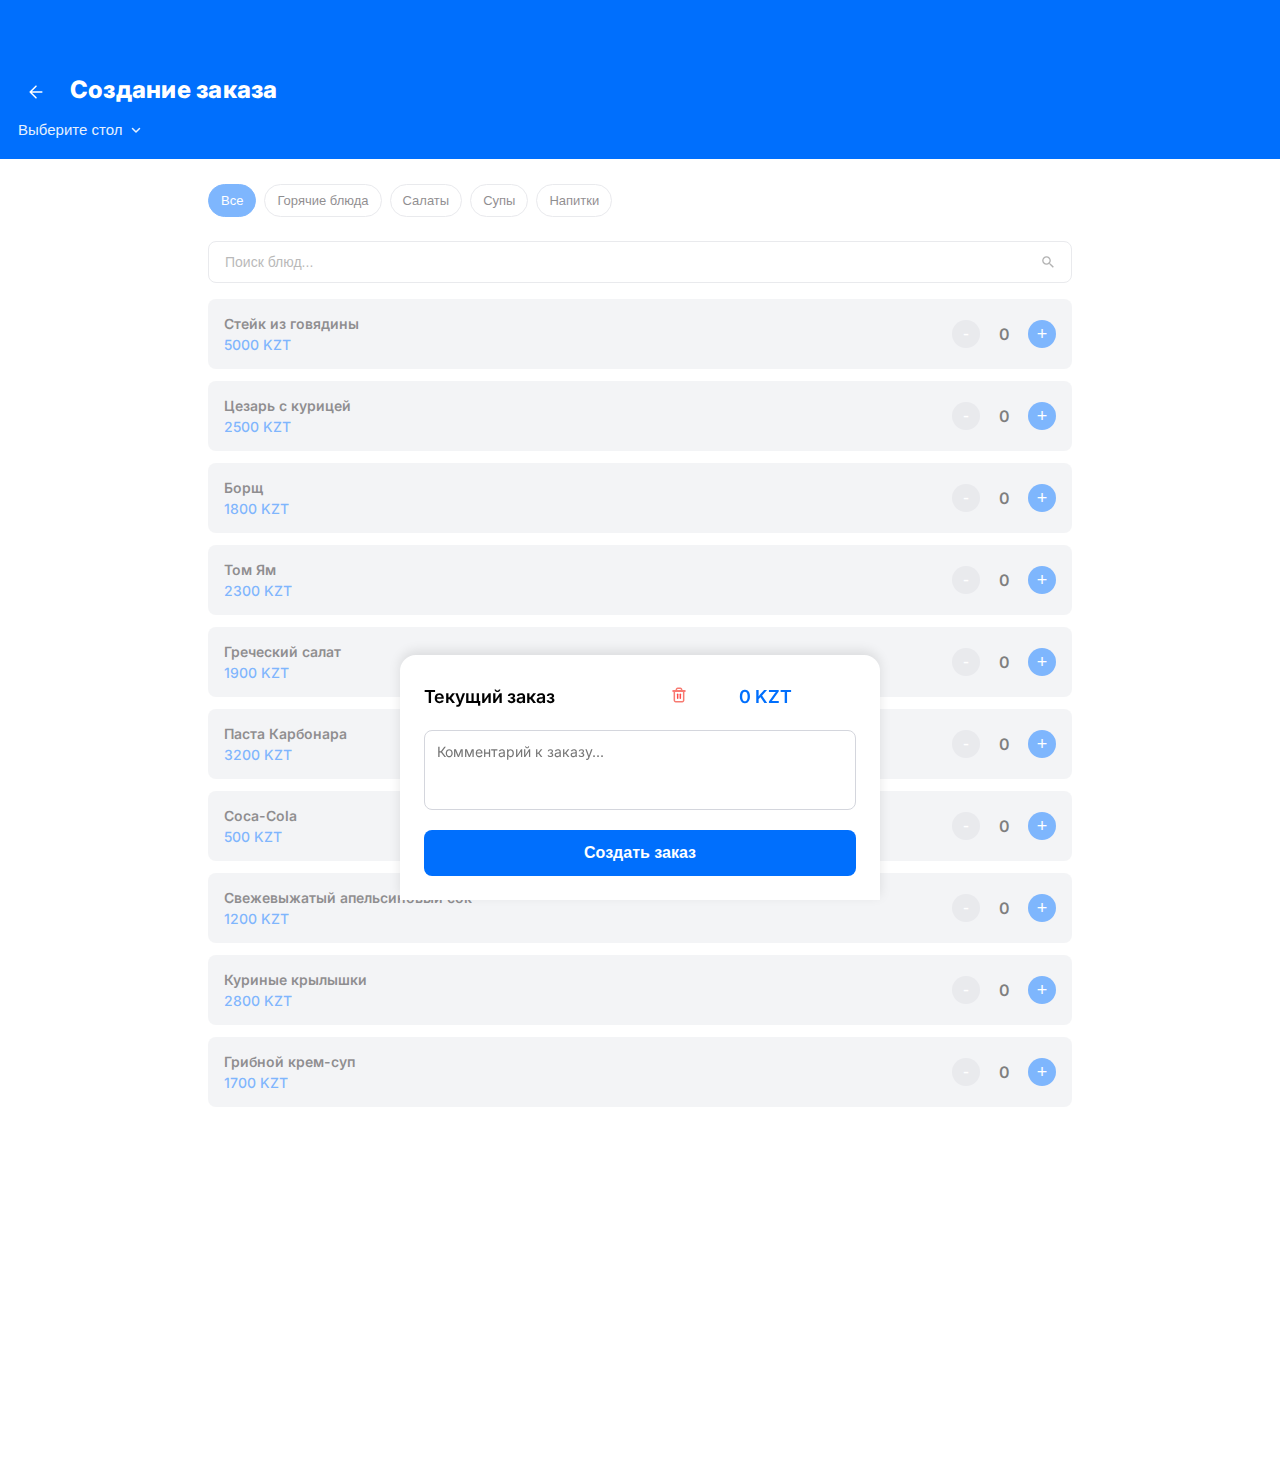
<file: frontend/templates/create-order.html>
<!DOCTYPE html>
<html lang="en">
<head>
    <meta charset="UTF-8">
    <meta name="viewport" content="width=device-width, initial-scale=1.0">
    <title>Создание заказа</title>
    <link href="https://fonts.googleapis.com/css2?family=Inter:wght@400;500;600;800&display=swap" rel="stylesheet">
    <link rel="stylesheet" href="../static/css/styles.css">
    <link rel="stylesheet" href="../static/css/create-order.css">
</head>
<body>
    <div class="waiter">
        <div class="orders-status">
            <div class="orders-status__header">
                <button class="back-btn">
                    <img src="../static/images/arrow-left.svg" alt="Назад">
                </button>
                <div class="orders-status__title">Создание заказа</div>
            </div>
            <div class="orders-status__subtitle">
                <button id="selectTableBtn" class="select-table-btn">
                    <span id="selectedTableText">Выберите стол</span>
                    <img src="../static/images/arrow-down.svg" alt="Выбрать" class="select-table-icon">
                </button>
            </div>
        </div>

        <!-- Модальное окно для выбора стола -->
        <div id="tableModal" class="table-modal">
            <div class="table-modal__content">
                <div class="table-modal__header">
                    <h2>Выберите стол</h2>
                    <button class="close-modal-btn">&times;</button>
                </div>
                <div class="table-modal__grid">
                    <!-- Столы будут добавляться динамически -->
                </div>
            </div>
        </div>

        <!-- Модальное окно подтверждения заказа -->
        <div id="confirmOrderModal" class="modal">
            <div class="modal__content">
                <div class="modal__header">
                    <h2>Подтверждение заказа</h2>
                    <button class="close-modal-btn">&times;</button>
                </div>
                <div class="modal__body">
                    <div class="order-summary">
                        <div class="order-summary__table"></div>
                        <div class="order-summary__comment"></div>
                        <div class="order-summary__total"></div>
                    </div>
                </div>
                <div class="modal__footer">
                    <button class="modal-btn modal-btn--secondary" id="cancelOrderBtn">Отменить</button>
                    <button class="modal-btn modal-btn--primary" id="confirmOrderBtn">Подтвердить</button>
                </div>
            </div>
        </div>

        <!-- Уведомление об успешном создании заказа -->
        <div id="successNotification" class="notification">
            <div class="notification__content">
                <img src="../static/images/success.svg" alt="Успешно" class="notification__icon">
                <span>Заказ успешно создан!</span>
            </div>
        </div>

        <div class="content-wrapper">
            <div class="create-order-section">
                <!-- Категории блюд -->
                <div class="categories-scroll">
                    <button class="category-btn active">Все</button>
                    <button class="category-btn">Горячие блюда</button>
                    <button class="category-btn">Салаты</button>
                    <button class="category-btn">Супы</button>
                    <button class="category-btn">Напитки</button>
                </div>

                <!-- Поиск -->
                <div class="search-container">
                    <input type="text" class="search-input" placeholder="Поиск блюд...">
                    <img src="../static/images/search.svg" alt="Поиск" class="search-icon">
                </div>

                <!-- Список блюд -->
                <div class="dishes-list">
                    <!-- Блюда будут добавляться динамически -->
                </div>
            </div>

            <!-- Текущий заказ -->
            <div class="current-order">
                <div class="current-order__header">
                    <h2>Текущий заказ</h2>
                    <button class="clear-order-btn" id="clearOrderBtn">
                        <img src="../static/images/delete.svg" alt="Очистить">
                    </button>
                    <span class="current-order__total">0 KZT</span>
                </div>
                <div class="current-order__items">
                    <!-- Сюда будут добавляться выбранные блюда -->
                </div>
                <div class="current-order__comment">
                    <textarea placeholder="Комментарий к заказу..."></textarea>
                </div>
                <button class="create-order-btn">Создать заказ</button>
            </div>
        </div>
    </div>

    <!-- Подключаем основной скрипт -->
    <script src="../static/js/create-order.js"></script>
</body>
</html>
</file>
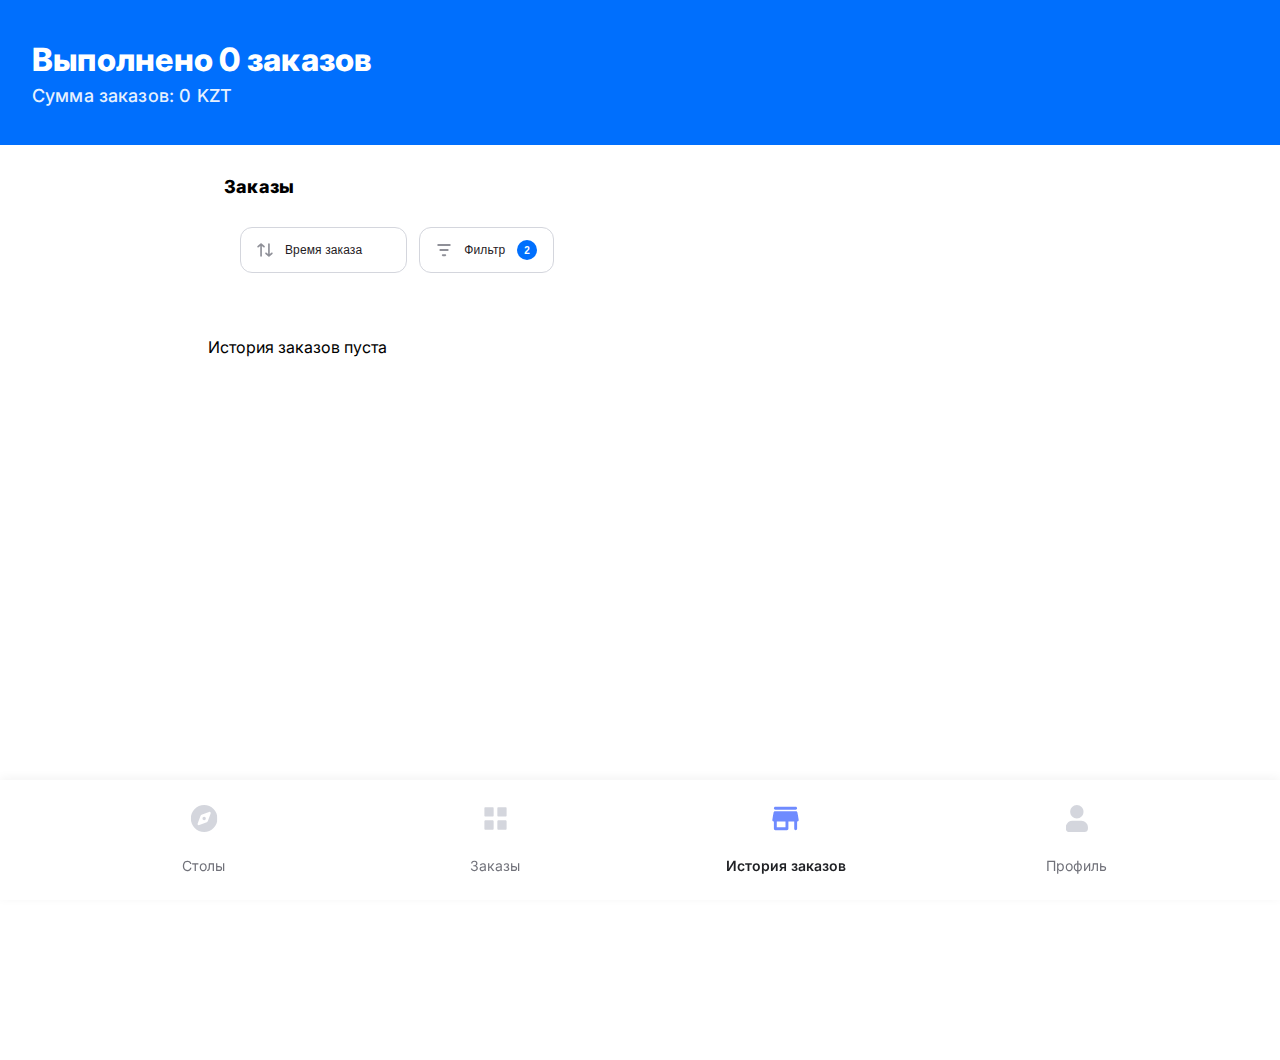
<file: frontend/templates/history.html>
<!DOCTYPE html>
<html lang="en">
<head>
    <meta charset="UTF-8">
    <meta name="viewport" content="width=device-width, initial-scale=1.0">
    <title>История заказов</title>
    <link
    href="https://fonts.googleapis.com/css2?family=Inter:wght@400;500;600;800&display=swap"
    rel="stylesheet"
    />    
    <link rel="stylesheet" href="../static/css/styles.css">
    <link rel="stylesheet" href="../static/css/orders.css">
</head>
<body>
    <div class="waiter">
        <div class="orders-status">
            <div class="orders-status__title"></div>
            <div class="orders-status__subtitle"></div>
        </div>

        <div class="content-wrapper">
            <div class="orders-section">
              <div class="orders-header">
                <h1 class="orders-header__title">Заказы</h1>
                <div class="orders-filters">
                  <button class="filter-button filter-button--time">
                    <img src="../static/images/sort.svg" alt="Time filter" class="filter-button__icon" />
                    <span class="filter-button__text">Время заказа</span>
                    <img src="../static/images/arrow-down.svg" alt="Arrow" class="filter-button__arrow" />
                  </button>
                  <button class="filter-button filter-button--filter">
                    <img src="../static/images/filter.svg" alt="Filter" class="filter-button__icon" />
                    <span class="filter-button__text">Фильтр</span>
                    <span class="filter-button__badge">2</span>
                  </button>
                </div>
              </div>

            <div class="orders-list" id="historyList">
                <!-- Заказы будут добавлены динамически -->
            </div>
        </div>

        <nav class="tab-bar">
            <a href="index.html" class="tab-item">
              <img src="../static/images/tables.svg" alt="Tables" class="tab-item__icon" />
              <span class="tab-item__text">Столы</span>
            </a>
            <a href="orders.html" class="tab-item">
              <img src="../static/images/orders.svg" alt="Orders" class="tab-item__icon" />
              <span class="tab-item__text">Заказы</span>
            </a>
            <a href="history.html" class="tab-item tab-item--active">
              <img src="../static/images/history.svg" alt="History" class="tab-item__icon" />
              <span class="tab-item__text">История заказов</span>
            </a>
            <a href="#" class="tab-item">
              <img src="../static/images/profile.svg" alt="Profile" class="tab-item__icon" />
              <span class="tab-item__text">Профиль</span>
            </a>
          </nav>
    </div>
    <script src="../static/js/history.js"></script>
</body>
</html>
</file>
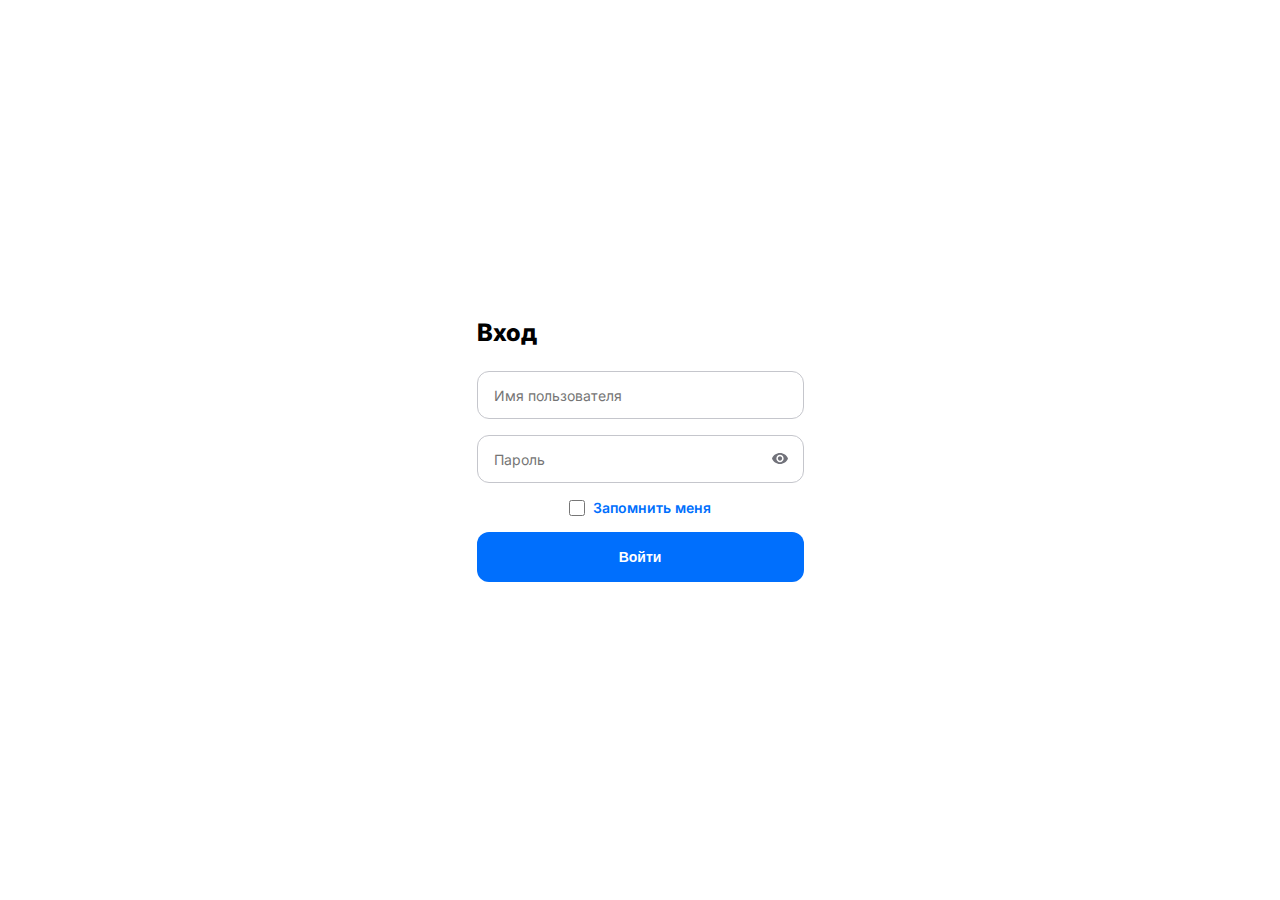
<file: frontend/templates/login.html>
<!DOCTYPE html>
<html lang="en">
<head>
    <meta charset="UTF-8">
    <meta name="viewport" content="width=device-width, initial-scale=1.0">
    <title>Sign Up</title>
    <link rel="stylesheet" href="../static/css/login.css">
    <!-- Add Inter font -->
    <link href="https://fonts.googleapis.com/css2?family=Inter:wght@400;500;600;700;800&display=swap" rel="stylesheet">
</head>
<body>
    <div class="form-container">
        <h1 class="form-title">Вход</h1>
        <form class="signup-form">
            <div class="form-group">
                <input type="text" id="username" class="form-input" placeholder="Имя пользователя" required>
            </div>
            <div class="form-group">
                <div class="password-field">
                    <input type="password" id="password" class="form-input" placeholder="Пароль" required>
                    <button type="button" class="password-toggle">
                        <img src="../static/images/eye.svg" alt="Toggle password" class="toggle-icon">
                    </button>
                </div>
            </div>
            <div class="remember-me">
                <label class="remember-label">
                    <input type="checkbox" class="remember-checkbox">
                    Запомнить меня
                </label>
            </div>
            <button type="submit" class="submit-button">Войти</button>
        </form>
    </div>
    <script src="../static/js/auth.js"></script>
</body>
</html>
</file>
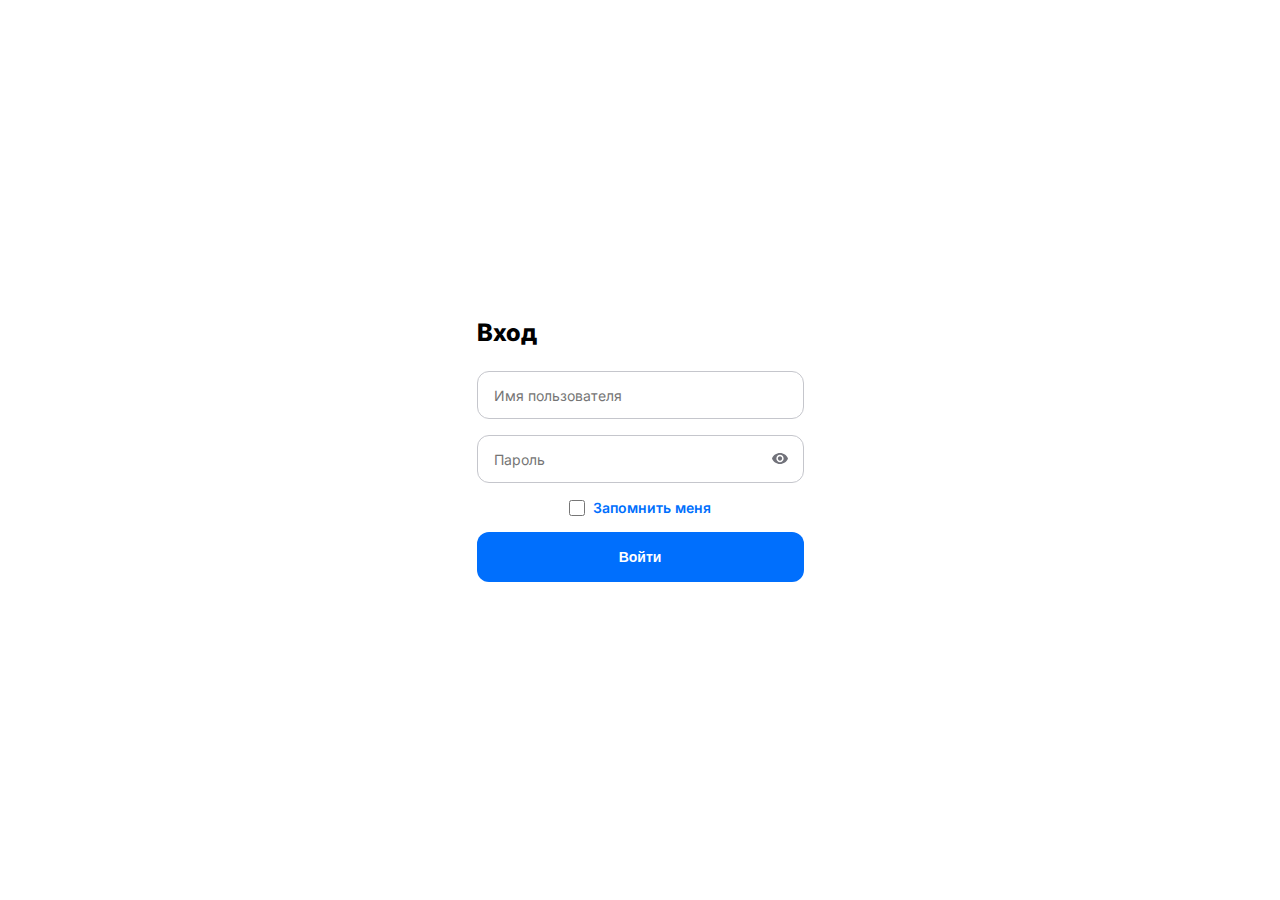
<file: frontend/templates/orders.html>
<!doctype html>
<html lang="en">
  <head>
    <meta charset="UTF-8" />
    <meta name="viewport" content="width=device-width, initial-scale=1.0" />
    <title>Restaurant Orders Management</title>
    <link
      href="https://fonts.googleapis.com/css2?family=Inter:wght@400;500;600;800&display=swap"
      rel="stylesheet"
    />
    <link rel="stylesheet" href="../static/css/styles.css" />
    <link rel="stylesheet" href="../static/css/orders.css" />
  </head>
  <body>
    <div class="waiter">
      <div class="orders-status">
        <div class="orders-status__title">Заказы</div>
        <div class="orders-status__subtitle" id="ordersStatusInfo">
          <!-- Будет заполнено динамически -->
        </div>
      </div>

      <div class="content-wrapper">
        <div class="orders-section">
          <div class="orders-header">
            <h1 class="orders-header__title">Заказы</h1>
            <div class="orders-filters">
              <button class="filter-button filter-button--time">
                <img src="../static/images/sort.svg" alt="Time filter" class="filter-button__icon" />
                <span class="filter-button__text">Время заказа</span>
                <img src="../static/images/arrow-down.svg" alt="Arrow" class="filter-button__arrow" />
              </button>
              <button class="filter-button filter-button--filter">
                <img src="../static/images/filter.svg" alt="Filter" class="filter-button__icon" />
                <span class="filter-button__text">Фильтр</span>
                <span class="filter-button__badge">2</span>
              </button>
            </div>
          </div>

          <div class="orders-list" id="ordersList">
            <!-- Заказы будут добавлены динамически -->
          </div>

          <button class="add-order-button" onclick="window.location.href='create-order.html'">
            Добавить заказ
          </button>
        </div>
      </div>

      <nav class="tab-bar">
        <a href="index.html" class="tab-item">
          <img src="../static/images/tables.svg" alt="Tables" class="tab-item__icon" />
          <span class="tab-item__text">Столы</span>
        </a>
        <a href="orders.html" class="tab-item tab-item--active">
          <img src="../static/images/orders.svg" alt="Orders" class="tab-item__icon" />
          <span class="tab-item__text">Заказы</span>
        </a>
        <a href="history.html" class="tab-item">
          <img src="../static/images/history.svg" alt="History" class="tab-item__icon" />
          <span class="tab-item__text">История заказов</span>
        </a>
        <a href="#" class="tab-item">
          <img src="../static/images/profile.svg" alt="Profile" class="tab-item__icon" />
          <span class="tab-item__text">Профиль</span>
        </a>
      </nav>
    </div>

    <script src="../static/js/orders.js"></script>
  </body>
</html>
</file>
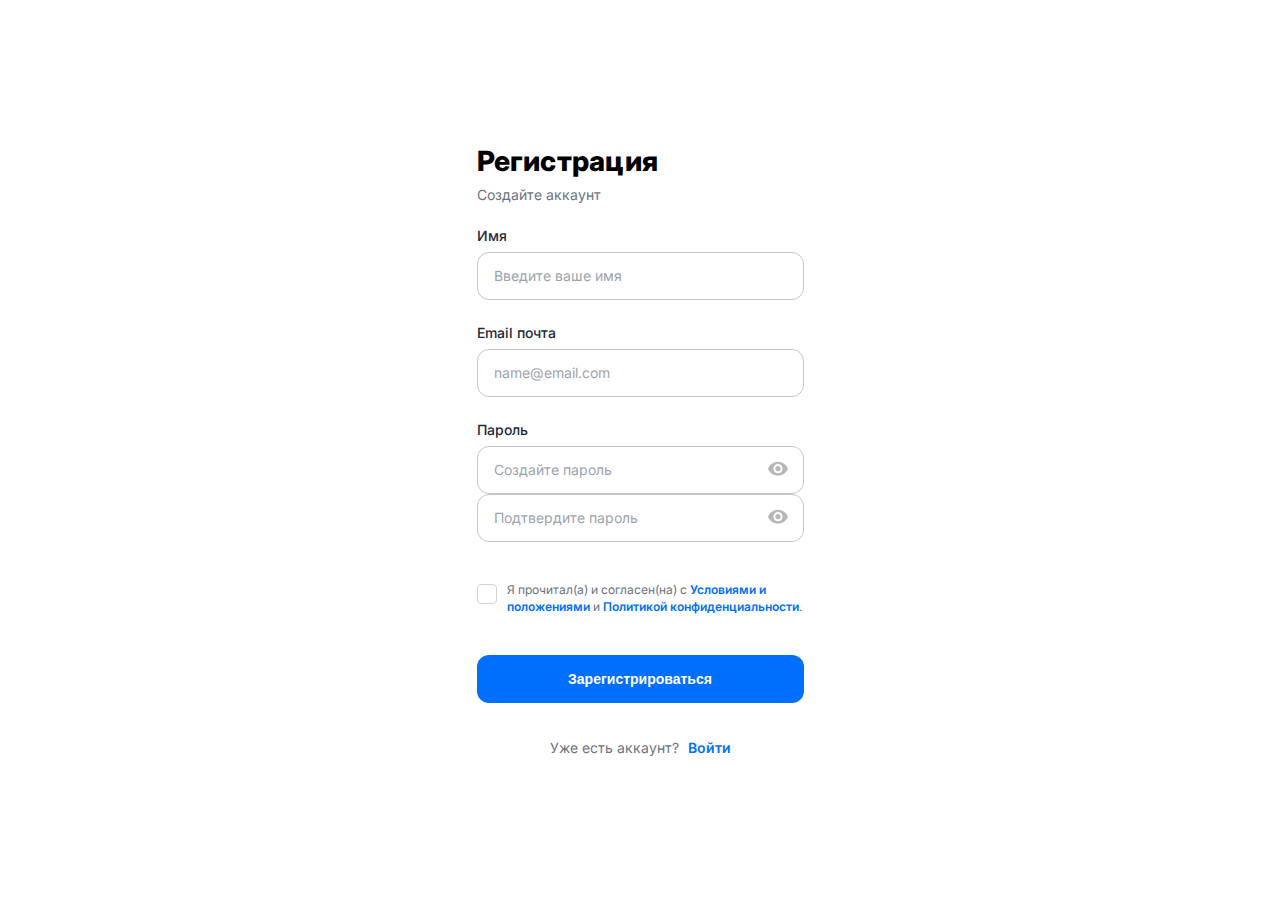
<file: frontend/templates/register.html>
<!DOCTYPE html>
<html lang="ru">
<head>
    <meta charset="UTF-8">
    <meta name="viewport" content="width=device-width, initial-scale=1.0">
    <title>Регистрация</title>
    <link href="https://fonts.googleapis.com/css2?family=Inter:wght@400;500;600;700;800&display=swap" rel="stylesheet">
    <link rel="stylesheet" href="../static/css/register.css">
</head>
<body>
    <div class="form-container">

        <h1 class="form-title">Регистрация</h1>
        <div class="form-subtitle">Создайте аккаунт</div>

        <form class="signup-form" data-form="register">
            <div class="form-group">
                <label for="name">Имя</label>
                <input type="text" id="name" class="form-input" placeholder="Введите ваше имя" required>
            </div>

            <div class="form-group">
                <label for="email">Email почта</label>
                <input type="email" id="email" class="form-input" placeholder="name@email.com" required>
            </div>

            <div class="form-group">
                <label for="password">Пароль</label>
                <div class="password-field">
                    <input type="password" id="password" class="form-input" placeholder="Создайте пароль" required>
                    <button type="button" class="password-toggle">
                        <img src="../static/images/eye.svg" alt="Toggle password" class="toggle-icon">
                    </button>
                </div>
                <div class="password-field">
                    <input type="password" id="confirmPassword" class="form-input" placeholder="Подтвердите пароль" required>
                    <button type="button" class="password-toggle">
                        <img src="../static/images/eye.svg" alt="Toggle password" class="toggle-icon">
                    </button>
                </div>
            </div>

           

            <div class="terms-agreement">
                <label class="checkbox-label">
                    <input type="checkbox" class="checkbox-input" required>
                    <span class="checkbox-custom"></span>
                    <span class="checkbox-text">
                        Я прочитал(а) и согласен(на) с 
                        <a href="#" class="link-primary">Условиями и положениями</a> и 
                        <a href="#" class="link-primary">Политикой конфиденциальности</a>.
                    </span>
                </label>
            </div>

            <button type="submit" class="submit-button">Зарегистрироваться</button>

            <div class="login-prompt">
                <span class="prompt-text">Уже есть аккаунт?</span>
                <a href="login.html" class="link-primary">Войти</a>
            </div>
        </form>
    </div>
    
    <script src="../static/js/auth.js"></script>
</body>
</html>
</file>
<file: frontend/static/css/styles.css>
/* Base styles */
* {
  margin: 0;
  padding: 0;
  box-sizing: border-box;
}

body {
  font-family:
    "Inter",
    -apple-system,
    Roboto,
    Helvetica,
    sans-serif;
  background-color: #fff;
  margin: 0;
  padding: 0;
  min-height: 100vh;
  overflow-x: hidden;
}

/* Main container */
.waiter {
  background-color: #fff;
  margin: 0 auto;
  max-width: 480px;
  width: 100%;
  min-height: 100vh;
  position: relative;
  padding: 0 16px 88px;
}

@media (min-width: 768px) {
  .waiter {
    max-width: 720px;
    padding: 0 24px 108px;
  }
}

@media (min-width: 1024px) {
  .waiter {
    max-width: 960px;
    padding: 0 32px 108px;
  }
}

/* Occupancy status section */
.occupancy-status {
  background-color: #006ffd;
  width: 100%;
  padding: 74px 18px 17px;
  color: #fff;
  position: fixed;
  top: 0;
  left: 0;
  right: 0;
  z-index: 100;
}

.occupancy-status__title {
  font-size: 24px;
  font-weight: 800;
  letter-spacing: 0.24px;
}

.occupancy-status__subtitle {
  font-weight: 500;
  font-size: 15px;
  line-height: 18px;
  letter-spacing: 0.15px;
  margin-top: 4px;
}

/* Content wrapper */
.content-wrapper {
  margin-top: 160px;
  padding: 0 16px;
  width: 100%;
  max-width: 1440px;
  margin-left: auto;
  margin-right: auto;
}

/* Tables section */
.tables-section {
  width: 100%;
}

.tables-section__title {
  color: #000;
  font-size: 18px;
  font-weight: 800;
  letter-spacing: 0.18px;
}

.tables-section__legend {
  color: #000;
  font-size: 10px;
  font-weight: 400;
  letter-spacing: 0.1px;
  margin-top: 10px;
  margin-bottom: 16px;
}

.legend-item--occupied {
  color: #006ffd;
}
.legend-item--reserved {
  color: #f59e0b;
}
.legend-item--free {
  color: #737373;
}

/* Tables grid */
.tables-grid {
  display: grid;
  grid-template-columns: repeat(3, 1fr);
  gap: 10px;
  width: 100%;
}

/* First row tables */
.table-card:nth-child(-n + 3) {
  grid-row: 1;
}

/* Second row tables */
.table-card:nth-child(n + 4) {
  grid-column: span 1;
}

/* Table Cards */
.table-card {
  border-radius: 12px;
  padding: 16px;
  box-shadow: 0 2px 4px rgba(0, 0, 0, 0.1);
  margin-bottom: 16px;
  transition: all 0.3s ease;
  cursor: pointer;
}

.table-card--occupied {
  background-color: #E5EDFF; /* Голубой для занятых столов */
  border-left: 4px solid #3366FF; /* Синяя полоса для занятых столов */
}

.table-card--reserved {
  background-color: #FFF4E5; /* Светло-оранжевый фон для забронированных столов */
  border-left: 4px solid #FF9933; /* Оранжевая полоса для забронированных столов */
}

.table-card--free {
  background-color: #F5F5F5; /* Серый для свободных столов */
  border-left: 4px solid #B0B0B0; /* Серая полоса для свободных столов */
}

/* Стили для индикатора статуса */
.table-card__status {
  font-size: 12px;
  font-weight: 500;
  padding: 4px 8px;
  border-radius: 4px;
}

.status--occupied {
  background-color: #3366FF; /* Синий фон для текста "Занят" */
  color: white;
}

.status--reserved {
  background-color: #FF9933; /* Оранжевый фон для текста "Забронирован" */
  color: white;
}

.status--free {
  background-color: #B0B0B0; /* Серый фон для текста "Свободен" */
  color: white;
}

/* Стили для легенды */
.legend-item {
  padding: 4px 8px;
  border-radius: 4px;
  margin: 0 4px;
}

.legend-item--occupied {
  background-color: #3366FF;
  color: white;
}

.legend-item--reserved {
  background-color: #FF9933;
  color: white;
}

.legend-item--free {
  background-color: #B0B0B0;
  color: white;
}

.table-card__header {
  display: flex;
  align-items: center;
  gap: 5px;
}

.table-card__title {
  font-size: 12px;
  font-weight: 800;
  letter-spacing: 0.12px;
  color: #000;
}

.table-card__seats {
  font-weight: 400;
  font-size: 10px;
  color: #727272;
}

.status-dot {
  width: 10px;
  height: 10px;
  border-radius: 50%;
  flex-shrink: 0;
}

.status-dot--occupied {
  background-color: #006ffd;
}
.status-dot--reserved {
  background-color: #f59e0b;
}
.status-dot--free {
  background-color: #737373;
}

.table-card__orders {
  margin-top: 12px;
}

.table-order {
  background: #F5F5F5;
  border-radius: 8px;
  padding: 12px;
  margin-top: 8px;
}

.table-order__header {
  display: flex;
  justify-content: space-between;
  align-items: center;
  margin-bottom: 8px;
}

.table-order__id {
  font-weight: 600;
  color: #2196F3;
  font-size: 14px;
}

.table-order__time {
  color: #666;
  font-size: 14px;
}

.table-order__items {
  font-size: 14px;
  color: #333;
  margin-bottom: 8px;
}

.table-order__footer {
  display: flex;
  justify-content: space-between;
  align-items: center;
  margin-top: 8px;
}

.table-order__total {
  font-weight: 600;
  color: #333;
  font-size: 14px;
}

.table-order__status-badge {
  padding: 4px 8px;
  border-radius: 6px;
  font-size: 12px;
  font-weight: 500;
}

/* Table order comment */
.table-order__comment {
  display: flex;
  align-items: flex-start;
  gap: 8px;
  background: #FFF;
  padding: 8px;
  border-radius: 6px;
  margin: 8px 0;
}

.comment-icon {
  font-size: 14px;
}

.comment-text {
  font-size: 14px;
  color: #666;
}

/* Filter Button */
.filter-button {
  border-radius: 12px;
  border: 1px solid #d4d6dd;
  display: flex;
  min-height: 36px;
  padding: 8px 8px 8px 12px;
  align-items: center;
  gap: 12px;
  background: none;
  cursor: pointer;
  transition: all 0.2s ease;
  margin-bottom: 16px;
}

.filter-button__icon {
  width: 12px;
  height: 12px;
}

.filter-button__text {
  font-size: 12px;
  color: #1f2024;
  font-weight: 400;
  letter-spacing: 0.12px;
}

.filter-button__badge {
  border-radius: 20px;
  background-color: #006ffd;
  min-height: 20px;
  padding: 0 6px;
  font-size: 10px;
  color: #fff;
  font-weight: 600;
  text-transform: uppercase;
  letter-spacing: 0.5px;
  display: flex;
  align-items: center;
  justify-content: center;
  min-width: 20px;
}

/* Tab Bar */
.tab-bar {
  background-color: #fff;
  display: flex;
  min-height: 88px;
  width: 100%;
  padding: 16px 16px 30px;
  gap: 4px;
  position: fixed;
  bottom: 0;
  left: 0;
  right: 0;
  box-shadow: 0 -2px 10px rgba(0, 0, 0, 0.05);
  z-index: 1000;
}

.tab-item {
  display: flex;
  flex-direction: column;
  align-items: center;
  flex: 1;
  text-decoration: none;
  color: #71727a;
  font-size: 10px;
  font-weight: 400;
  text-align: center;
  line-height: 1.4;
}

.tab-item--active {
  font-weight: 600;
}

.tab-item--active .tab-item__icon {
  filter: invert(37%) sepia(74%) saturate(3383%) hue-rotate(206deg)
    brightness(101%) contrast(101%);
}

.tab-item--active .tab-item__text {
  color: #1f2024;
}
.tab-item__icon {
  width: 20px;
  height: 20px;
  object-fit: contain;
}

.tab-item__text {
  margin-top: 8px;
  transition: color 0.2s ease;
}

.tab-item:hover .tab-item__icon {
  filter: invert(37%) sepia(74%) saturate(3383%) hue-rotate(206deg)
    brightness(101%) contrast(101%);
}

.tab-item:hover .tab-item__text {
  color: #1f2024;
}
/* Responsive Adjustments */
@media (min-width: 768px) {
  .occupancy-status {
    padding: 40px 32px;
  }

  .occupancy-status__title {
    font-size: 32px;
  }

  .occupancy-status__subtitle {
    font-size: 18px;
    margin-top: 0;
  }

  .tables-grid {
    gap: 16px;
  }

  .filter-button {
    min-height: 44px;
    padding: 12px 16px;
  }

  .filter-button:hover {
    background-color: rgba(0, 111, 253, 0.05);
    border-color: #006ffd;
  }

  .tab-bar {
    padding: 20px 40px;
    min-height: 100px;
    position: fixed;
  }

  .tab-item {
    font-size: 12px;
    gap: 12px;
  }

  .tab-item__icon {
    width: 24px;
    height: 24px;
  }

  .tab-item__text {
    margin-top: 12px;
  }
}

@media (min-width: 1024px) {
  .tables-grid {
    gap: 24px;
  }

  .tab-bar {
    padding: 24px 60px;
    position:fixed;
  }

  .tab-item {
    font-size: 14px;
  }

  .tab-item__icon {
    width: 28px;
    height: 28px;
  }
}

/* Mobile optimizations */
@media (max-width: 480px) {
  .content-wrapper {
    padding: 0 8px;
  }

  .tables-grid {
    gap: 8px;
  }
}

/* Добавьте эти стили к существующим */

.order-card--green {
    border-left: 4px solid #4CAF50;
}

.order-card--red {
    border-left: 4px solid #F44336;
}

.status-badge--paid {
    background-color: #4CAF50;
    color: white;
    padding: 4px 12px;
    border-radius: 4px;
}

.status-badge--cancelled {
    background-color: #F44336;
    color: white;
    padding: 4px 12px;
    border-radius: 4px;
}

.orders-status--blue {
    background-color: #2196F3;
}

.orders-filters {
    display: flex;
    gap: 12px;
    margin-bottom: 16px;
}

.filter-button {
    display: flex;
    align-items: center;
    gap: 8px;
    padding: 8px 16px;
    background: #F5F5F5;
    border: none;
    border-radius: 8px;
    cursor: pointer;
}

.filter-count {
    background: #2196F3;
    color: white;
    padding: 2px 6px;
    border-radius: 12px;
    font-size: 12px;
}

/* Статус заказов */

/* Карточки заказов */
.order-card {
    background: white;
    border-radius: 12px;
    margin: 12px 16px;
    padding: 16px;
    box-shadow: 0 2px 4px rgba(0, 0, 0, 0.1);
    position: relative;
}

.order-card__header {
    display: flex;
    flex-direction: column;
    gap: 12px;
    margin-bottom: 16px;
}

.order-card__id {
    font-size: 16px;
    font-weight: 500;
    color: #333;
}

.order-card__table-info {
    display: flex;
    justify-content: space-between;
    align-items: center;
}

.order-card__table {
    font-size: 18px;
    font-weight: 600;
    color: #333;
}

.order-card__time {
    color: #666;
    font-size: 14px;
}

.order-card__items {
    font-size: 16px;
    color: #333;
    margin: 16px 0;
}

.order-card__footer {
    display: flex;
    justify-content: space-between;
    align-items: center;
}

.order-card__total {
    font-size: 18px;
    font-weight: 600;
    color: #333;
}

.status-badge {
    border: none;
    cursor: pointer;
    transition: all 0.2s ease;
    font-weight: 600;
    padding: 8px 16px;
    border-radius: 8px;
}

/* Статус-бейджи */
.status-badge--paid {
    background: #4CAF50;
    color: white;
}

.status-badge--cancelled {
    background: #F44336;
    color: white;
}

/* Фильтры */
.orders-filters {
    display: flex;
    gap: 12px;
    margin: 16px;
}

.filter-button {
    display: flex;
    align-items: center;
    gap: 8px;
    padding: 10px 16px;
    background: #F5F5F5;
    border: 1px solid #E0E0E0;
    border-radius: 8px;
    font-size: 14px;
    color: #333;
}

.filter-button img {
    width: 16px;
    height: 16px;
}

.filter-count {
    background: #2196F3;
    color: white;
    padding: 2px 8px;
    border-radius: 12px;
    font-size: 12px;
}

/* Заголовок страницы */
.orders-title {
    font-size: 20px;
    font-weight: 600;
    color: #333;
}

/* Анимация при появлении заказов */
.order-card {
    animation: slideIn 0.3s ease-out;
}

@keyframes slideIn {
    from {
        opacity: 0;
        transform: translateY(10px);
    }
    to {
        opacity: 1;
        transform: translateY(0);
    }
}

/* Добавьте эти стили к существующим */

/* Цветовые варианты карточек заказов */
.order-card--blue {
    border-left: 4px solid #2196F3;
}

.order-card--orange {
    border-left: 4px solid #FF9800;
}

.order-card--purple {
    border-left: 4px solid #9C27B0;
}

.order-card--green {
  border-left: 4px solid #4CAF50;
}

.order-card--gray {
  border-left: 4px solid #6B7280;
}

/* Статус-бейджи для активных заказов */
.status-badge--new {
    background: #2196F3;
    color: white;
}

.status-badge--accepted {
    background: #9C27B0;
    color: white;
}

.status-badge--preparing {
    background: #FF9800;
    color: white;
}

.status-badge--ready {
    background: #4CAF50;
    color: white;
}

.status-badge--served {
    background: #6B7280;
    color: white;
}

/* Улучшенная анимация для статус-бейджей */
.status-badge {
    transition: background-color 0.3s ease;
}

/* Улучшенный hover-эффект для карточек */
.order-card {
    transition: transform 0.2s ease, box-shadow 0.2s ease;
}

.order-card:hover {
    transform: translateY(-2px);
    box-shadow: 0 4px 8px rgba(0, 0, 0, 0.1);
}

/* Добавьте эти стили к существующим */

/* Адаптивные стили для карточек заказов */
@media screen and (max-width: 480px) {
    .order-card {
        margin: 10px 12px;
        padding: 16px;
    }

    .order-card__header {
        gap: 10px;
    }

    .order-card__id {
        font-size: 15px;
    }

    .order-card__table {
        font-size: 16px;
    }

    .order-card__items {
        font-size: 15px;
        margin: 12px 0;
    }

    .order-card__total {
        font-size: 16px;
    }

    .status-badge {
        padding: 6px 12px;
        font-size: 13px;
    }
}

/* Для очень маленьких экранов */
@media screen and (max-width: 320px) {
    .order-card {
        margin: 6px 8px;
    }

    .filter-button {
        padding: 4px 8px;
        font-size: 12px;
    }

    .status-badge {
        font-size: 12px;
        padding: 4px 8px;
    }
}

/* Обновленные стили для заголовка */
.orders-status {
    background: #2196F3;
    color: white;
    padding: 20px 16px;
}

.orders-status__title {
    font-size: 24px;
    font-weight: 600;
    margin-bottom: 8px;
}

.orders-status__subtitle {
    font-size: 16px;
    opacity: 0.9;
}

/* Добавьте эти стили к существующим */

.order-actions {
    display: flex;
    gap: 8px;
}

.status-badge {
    border: none;
    cursor: pointer;
    transition: all 0.2s ease;
}

.status-badge:hover {
    opacity: 0.9;
    transform: translateY(-1px);
}

.status-badge--cancel {
    background: #F44336;
    color: white;
}

/* Обновленные стили для бейджей */
.status-badge--new {
    background: #2196F3;
    color: white;
}

.status-badge--accepted {
    background: #9C27B0;
    color: white;
}
.status-badge--preparing {
    background: #FF9800;
    color: white;
}

.status-badge--ready {
    background: #4CAF50;
    color: white;
}

.status-badge--served {
    background: #6B7280;
    color: white;
}

/* Стили для мобильных устройств */
@media screen and (max-width: 480px) {
    .order-actions {
        flex-wrap: wrap;
        justify-content: flex-end;
        gap: 6px;
    }

    .status-badge {
        padding: 6px 10px;
        font-size: 13px;
    }
}

/* Общие стили для orders.html и history.html */

/* Статус в шапке */
.orders-status {
    background: #2196F3;
    color: white;
    padding: 24px 16px;
}

.orders-status__title {
    font-size: 28px;
    font-weight: 700;
    margin-bottom: 8px;
}

.orders-status__subtitle {
    font-size: 16px;
    font-weight: 500;
}

/* Заголовок и фильтры */
.orders-header {
    padding: 16px;
    margin-bottom: 8px;
}

.orders-title {
    font-size: 24px;
    font-weight: 600;
    margin-bottom: 16px;
}

.orders-filters {
    display: flex;
    gap: 12px;
}

.filter-button {
    display: flex;
    align-items: center;
    gap: 8px;
    padding: 12px 16px;
    background: #F5F5F5;
    border: 1px solid #E0E0E0;
    border-radius: 8px;
    font-size: 15px;
    font-weight: 500;
    color: #333;
}

.filter-count {
    background: #2196F3;
    color: white;
    padding: 2px 8px;
    border-radius: 12px;
    font-size: 13px;
    font-weight: 600;
}

/* Карточки заказов */
.order-card {
    background: white;
    border-radius: 12px;
    margin: 16px;
    padding: 20px;
    box-shadow: 0 2px 4px rgba(0, 0, 0, 0.1);
}

.order-card__header {
    margin-bottom: 16px;
}

.order-card__id {
    font-size: 18px;
    font-weight: 600;
    margin-bottom: 12px;
}

.order-card__info {
    display: flex;
    justify-content: space-between;
    align-items: center;
}

.order-card__table {
    font-size: 17px;
    font-weight: 600;
}

.order-card__time {
    font-size: 15px;
    color: #666;
}

.order-card__items {
    font-size: 16px;
    color: #333;
    margin: 16px 0;
    line-height: 1.4;
}

.order-card__footer {
    display: flex;
    justify-content: space-between;
    align-items: center;
    margin-top: 16px;
}

.order-card__total {
    font-size: 18px;
    font-weight: 600;
}

/* Кнопки статусов */
.order-actions {
    display: flex;
    gap: 10px;
}

.status-badge {
    padding: 10px 18px;
    border-radius: 8px;
    font-size: 15px;
    font-weight: 600;
    border: none;
    cursor: pointer;
    transition: all 0.2s ease;
}

.status-badge:hover {
    opacity: 0.9;
    transform: translateY(-1px);
}

/* Адаптивность */
@media screen and (max-width: 480px) {
    .orders-status {
        padding: 20px 16px;
    }

    .orders-status__title {
        font-size: 24px;
    }

    .orders-status__subtitle {
        font-size: 15px;
    }

    .filter-button {
        padding: 10px 14px;
        font-size: 14px;
    }

    .order-card {
        margin: 12px;
        padding: 16px;
    }

    .order-card__id {
        font-size: 16px;
    }

    .order-card__table {
        font-size: 16px;
    }

    .order-card__items {
        font-size: 15px;
    }

    .order-card__total {
        font-size: 16px;
    }

    .status-badge {
        padding: 8px 14px;
        font-size: 14px;
    }
}

/* Добавьте эти стили к существующим */

.order-card__comment {
    display: flex;
    align-items: flex-start;
    gap: 8px;
    margin: 12px 0;
    padding: 8px 12px;
    background: #F5F5F5;
    border-radius: 8px;
}

.comment-icon {
    font-size: 16px;
}

.comment-text {
    color: #333;
    font-size: 14px;
    line-height: 1.4;
}
</file>
<file: frontend/static/css/create-order.css>
/* Основной контейнер */
.create-order-section {
    padding: 16px 0;
    margin-bottom: 200px; /* Для нижней панели заказа */
}

/* Категории */
.categories-scroll {
    display: flex;
    gap: 8px;
    overflow-x: auto;
    padding: 8px 0;
    margin: 0 -16px 16px -16px; /* Отрицательные отступы чтобы категории шли от края до края */
    padding-left: 16px; /* Компенсируем отрицательный margin слева */
    padding-right: 16px; /* Компенсируем отрицательный margin справа */
    -webkit-overflow-scrolling: touch;
    scrollbar-width: none;
    scroll-snap-type: x mandatory; /* Добавляем плавную прокрутку по элементам */
}

.categories-scroll::-webkit-scrollbar {
    display: none; /* Chrome, Safari */
}

.category-btn {
    scroll-snap-align: start; /* Для плавной прокрутки */
    white-space: nowrap;
    padding: 8px 12px; /* Уменьшаем паддинги */
    border-radius: 20px;
    border: 1px solid #D4D6DD;
    background: none;
    color: #1F2024;
    font-size: 13px; /* Немного уменьшаем шрифт */
    cursor: pointer;
    transition: all 0.2s ease;
}

.category-btn.active {
    background: #006FFD;
    color: #fff;
    border-color: #006FFD;
}

/* Добавляем индикатор прокрутки */
.categories-scroll::after {
    content: '';
    padding-right: 8px; /* Небольшой отступ в конце для последней кнопки */
}

@media (max-width: 375px) { /* iPhone SE и подобные */
    .category-btn {
        padding: 6px 10px; /* Еще меньше паддинги */
        font-size: 12px; /* Еще меньше шрифт */
    }
    
    .categories-scroll {
        gap: 6px; /* Уменьшаем расстояние между кнопками */
    }
}

/* Поиск */
.search-container {
    position: relative;
    margin-bottom: 16px;
}

.search-input {
    width: 100%;
    padding: 12px 40px 12px 16px;
    border: 1px solid #D4D6DD;
    border-radius: 8px;
    font-size: 14px;
}

.search-icon {
    position: absolute;
    right: 16px;
    top: 50%;
    transform: translateY(-50%);
    width: 16px;
    height: 16px;
}

/* Карточки блюд */
.dishes-list {
    display: flex;
    flex-direction: column;
    gap: 12px;
}

.dish-card {
    display: flex;
    padding: 16px;
    background: rgba(212, 214, 221, 0.5);
    border-radius: 8px;
    align-items: center;
    justify-content: space-between;
    transition: transform 0.2s ease, background-color 0.2s ease;
}

.dish-card.adding {
    background-color: rgba(0, 111, 253, 0.1);
    transform: scale(0.98);
}

.dish-card__info {
    flex-grow: 1;
}

.dish-card__title {
    font-weight: 600;
    font-size: 14px;
    color: #1F2024;
    margin-bottom: 4px;
}

.dish-card__price {
    font-size: 14px;
    color: #006FFD;
    font-weight: 500;
}

.dish-card__actions {
    display: flex;
    align-items: center;
    gap: 12px;
}

.quantity-btn {
    width: 28px;
    height: 28px;
    border-radius: 50%;
    border: none;
    background: #006FFD;
    color: #fff;
    font-size: 18px;
    cursor: pointer;
    display: flex;
    align-items: center;
    justify-content: center;
    transition: transform 0.1s ease;
}

.quantity-btn.minus {
    background: #D4D6DD;
}

.quantity {
    font-size: 16px;
    font-weight: 600;
    min-width: 24px;
    text-align: center;
}

/* Панель текущего заказа */
.current-order {
    position: fixed;
    bottom: 0;
    left: 0;
    right: 0;
    background: #fff;
    padding: 20px 16px;
    box-shadow: 0 -4px 12px rgba(0, 0, 0, 0.1);
    border-radius: 16px 16px 0 0;
    max-width: 480px;
    margin: 0 auto;
}

.current-order__header {
    display: grid;
    grid-template-columns: auto auto auto;
    align-items: center;
    gap: 12px;
}

.current-order__header h2 {
    font-size: 18px;
    font-weight: 600;
}

.current-order__total {
    font-size: 18px;
    font-weight: 600;
    color: #006FFD;
    transition: color 0.3s ease;
}

.current-order__total.updating {
    color: #00CC66;
}

.current-order__items {
    max-height: 200px;
    overflow-y: auto;
    margin-bottom: 16px;
}

.current-order__comment textarea {
    width: 100%;
    padding: 12px;
    border: 1px solid #D4D6DD;
    border-radius: 8px;
    margin-bottom: 16px;
    resize: none;
    height: 80px;
    font-family: inherit;
    font-size: 14px;
}

.create-order-btn {
    width: 100%;
    padding: 14px;
    background: #006FFD;
    color: #fff;
    border: none;
    border-radius: 8px;
    font-size: 16px;
    font-weight: 600;
    cursor: pointer;
    transition: background-color 0.2s ease;
}

.create-order-btn:hover {
    background: #0056cc;
}

/* Стили для неактивной кнопки */
.create-order-btn.disabled {
    background: #D4D6DD;
    cursor: not-allowed;
    pointer-events: none;
}

/* Адаптивность */
@media (min-width: 768px) {
    .create-order-section {
        margin-bottom: 240px;
    }

    .current-order {
        padding: 24px;
    }
}

/* Orders Status */
.orders-status {
    background-color: #006ffd;
    width: 100%;
    padding: 74px 18px 17px;
    color: #fff;
    position: fixed;
    top: 0;
    left: 0;
    right: 0;
    z-index: 100;
}

.orders-status__title {
    font-size: 24px;
    font-weight: 800;
    letter-spacing: 0.24px;
}

.orders-status__subtitle {
    font-weight: 500;
    font-size: 15px;
    line-height: 18px;
    letter-spacing: 0.15px;
    margin-top: 4px;
}

/* Добавляем отступ для контента под шапкой */
.content-wrapper {
    margin-top: 160px;
    padding: 0 16px;
    width: 100%;
    max-width: 1200px;
    margin-left: auto;
    margin-right: auto;
}

/* Кнопка выбора стола */
.select-table-btn {
    background: none;
    border: none;
    color: #fff;
    font-size: 15px;
    font-weight: 500;
    display: flex;
    align-items: center;
    gap: 8px;
    cursor: pointer;
    padding: 4px 0;
}

.select-table-icon {
    width: 12px;
    height: 12px;
    transition: transform 0.2s ease;
}

/* Модальное окно */
.table-modal {
    display: none;
    position: fixed;
    top: 0;
    left: 0;
    right: 0;
    bottom: 0;
    background: rgba(0, 0, 0, 0.5);
    z-index: 1000;
    align-items: center;
    justify-content: center;
}

.table-modal.active {
    display: flex;
}

.table-modal__content {
    background: #fff;
    border-radius: 16px;
    width: 90%;
    max-width: 360px;
    max-height: 90vh;
    overflow-y: auto;
    padding: 20px;
}

.table-modal__header {
    display: flex;
    justify-content: space-between;
    align-items: center;
    margin-bottom: 20px;
}

.table-modal__header h2 {
    font-size: 18px;
    font-weight: 600;
}

.close-modal-btn {
    background: none;
    border: none;
    font-size: 24px;
    color: #71727A;
    cursor: pointer;
    padding: 4px;
}

.table-modal__grid {
    display: grid;
    grid-template-columns: repeat(3, 1fr);
    gap: 12px;
}

.table-option {
    padding: 16px;
    border-radius: 8px;
    border: 1px solid #D4D6DD;
    text-align: center;
    cursor: pointer;
    transition: all 0.2s ease;
}

.table-option.occupied {
    background: rgba(113, 114, 122, 0.1);
    cursor: not-allowed;
}

.table-option:not(.occupied):hover {
    border-color: #006FFD;
    background: rgba(0, 111, 253, 0.05);
}

.table-option.selected {
    border-color: #006FFD;
    background: rgba(0, 111, 253, 0.1);
}

/* Стили для выбранных блюд в текущем заказе */
.order-item {
    display: flex;
    justify-content: space-between;
    align-items: center;
    padding: 12px 0;
    border-bottom: 1px solid #D4D6DD;
    animation: slideIn 0.3s ease;
    transition: opacity 0.2s ease, transform 0.2s ease;
}

.order-item:last-child {
    border-bottom: none;
}

.order-item.removing {
    animation: slideOut 0.3s ease;
}

.order-item__name {
    font-size: 14px;
    color: #1F2024;
}

.order-item__price {
    font-weight: 500;
    color: #006FFD;
}

@keyframes slideIn {
    from {
        opacity: 0;
        transform: translateX(-20px);
    }
    to {
        opacity: 1;
        transform: translateX(0);
    }
}

@keyframes slideOut {
    from {
        opacity: 1;
        transform: translateX(0);
    }
    to {
        opacity: 0;
        transform: translateX(20px);
    }
}

/* Анимация для кнопок количества */
.quantity-btn:active {
    transform: scale(0.9);
}

/* Модальное окно подтверждения */
.modal {
    display: none;
    position: fixed;
    top: 0;
    left: 0;
    right: 0;
    bottom: 0;
    background: rgba(0, 0, 0, 0.5);
    z-index: 1000;
    align-items: center;
    justify-content: center;
}

.modal.active {
    display: flex;
}

.modal__content {
    background: #fff;
    border-radius: 16px;
    width: 90%;
    max-width: 400px;
    max-height: 90vh;
    overflow-y: auto;
    padding: 24px;
}

.modal__header {
    display: flex;
    justify-content: space-between;
    align-items: center;
    margin-bottom: 20px;
}

.modal__header h2 {
    font-size: 20px;
    font-weight: 600;
}

.modal__body {
    margin-bottom: 24px;
}

.order-summary {
    font-size: 14px;
}

.order-summary__table {
    margin-bottom: 16px;
}

.order-summary__comment {
    color: #71727A;
    margin-bottom: 16px;
    padding: 12px;
    background: #F3F4F6;
    border-radius: 8px;
}

.order-summary__total {
    font-size: 18px;
    font-weight: 600;
    text-align: right;
    color: #006FFD;
}

.modal__footer {
    display: flex;
    gap: 12px;
}

.modal-btn {
    flex: 1;
    padding: 12px;
    border-radius: 8px;
    font-size: 14px;
    font-weight: 600;
    cursor: pointer;
    transition: all 0.2s ease;
}

.modal-btn--primary {
    background: #006FFD;
    color: #fff;
    border: none;
}

.modal-btn--secondary {
    background: #fff;
    color: #71727A;
    border: 1px solid #D4D6DD;
}

/* Уведомление об успехе */
.notification {
    position: fixed;
    top: 20px;
    left: 50%;
    transform: translateX(-50%) translateY(-100%);
    background: #00CC66;
    color: #fff;
    padding: 16px 24px;
    border-radius: 12px;
    z-index: 1100;
    opacity: 0;
    transition: all 0.3s ease;
}

.notification.active {
    transform: translateX(-50%) translateY(0);
    opacity: 1;
}

.notification__content {
    display: flex;
    align-items: center;
    gap: 12px;
}

.notification__icon {
    width: 20px;
    height: 20px;
}

/* Стили для шапки */
.orders-status__header {
    display: flex;
    align-items: center;
    gap: 16px;
}

.back-btn {
    background: none;
    border: none;
    padding: 8px;
    cursor: pointer;
}

.back-btn img {
    width: 20px;
    height: 20px;
}

/* Стили для кнопки очистки */
.clear-order-btn {
    background: none;
    border: none;
    padding: 8px;
    cursor: pointer;
    opacity: 0.7;
    transition: opacity 0.2s ease;
}

.clear-order-btn:hover {
    opacity: 1;
}

.clear-order-btn img {
    width: 16px;
    height: 16px;
}
</file>
<file: frontend/static/css/orders.css>
/* Orders Status */
.orders-status {
  background-color: #006ffd;
  width: 100%;
  padding: 74px 18px 17px;
  color: #fff;
  position: fixed;
  top: 0;
  left: 0;
  right: 0;
  z-index: 100;
}

.orders-status__title {
  font-size: 24px;
  font-weight: 800;
  letter-spacing: 0.24px;
}

.orders-status__subtitle {
  font-weight: 500;
  font-size: 15px;
  line-height: 18px;
  letter-spacing: 0.15px;
  margin-top: 4px;
}

/* Orders Header */
.orders-header {
  display: flex;
  flex-direction: column;
  gap: 14px;
  margin-bottom: 16px;
}

.orders-header__title {
  color: #000;
  font-size: 18px;
  font-weight: 800;
  letter-spacing: 0.18px;
}

.orders-filters {
  display: flex;
  gap: 12px;
}

/* Filter Buttons */
.filter-button {
  border-radius: 12px;
  border: 1px solid #d4d6dd;
  display: flex;
  min-height: 36px;
  padding: 8px 12px;
  align-items: center;
  gap: 12px;
  background: none;
  cursor: pointer;
  transition: all 0.2s ease;
}

.filter-button__icon {
  width: 12px;
  height: 12px;
}

.filter-button__text {
  font-size: 12px;
  color: #1f2024;
  font-weight: 400;
  letter-spacing: 0.12px;
}

.filter-button__arrow {
  width: 10px;
  height: 10px;
}

.filter-button__badge {
  border-radius: 20px;
  background-color: #006ffd;
  min-height: 20px;
  padding: 0 6px;
  font-size: 10px;
  color: #fff;
  font-weight: 600;
  text-transform: uppercase;
  letter-spacing: 0.5px;
  display: flex;
  align-items: center;
  justify-content: center;
  min-width: 20px;
}

/* Orders List */
.orders-list {
  display: flex;
  flex-direction: column;
  gap: 12px;
}

/* Order Card */
.order-card {
  display: flex;
  gap: 12px;
  align-items: stretch;
}

.order-card__number {
  color: #fff;
  font-size: 18px;
  font-weight: 800;
  letter-spacing: 0.18px;
  margin: auto 0;
  flex-grow: 1;
}

.order-card__content {
  background-color: rgba(212, 214, 221, 0.5);
  border-radius: 4px;
  padding: 18px 13px 18px 31px;
  flex-grow: 1;
  display: flex;
  flex-direction: column;
  gap: 12px;
}

.order-card__header {
  display: flex;
  flex-direction: column;
  gap: 9px;
}

.order-card__title {
  color: #000;
  font-size: 14px;
  font-weight: 600;
  letter-spacing: 0.14px;
}

.order-card__time {
  font-size: 10px;
}

.order-card__items {
  color: #000;
  font-size: 11px;
  font-weight: 200;
  letter-spacing: 0.11px;
}

.order-card__footer {
  display: flex;
  justify-content: space-between;
  align-items: center;
}

.order-card__price {
  color: #000;
  font-size: 14px;
  font-weight: 600;
  letter-spacing: 0.14px;
}

/* Status Badges */
.status-badge {
  border-radius: 5px;
  padding: 7px 14px;
  font-size: 11px;
  color: #fff;
  font-weight: 500;
  letter-spacing: 0.11px;
}

.status-badge--new {
  background-color: #3b82f6;
}

.status-badge--accepted {
  background-color: #8b5cf6;
}

.status-badge--cooking {
  background-color: #f59e0b;
}

.status-badge--ready {
  background-color: #10b981;
}

.status-badge--served {
  background-color: #6b7280;
}

.orders-section {
  display: flex;
  flex-direction: column;
}

.orders-list {
  display: flex;
  flex-direction: column;
  gap: 12px;
  margin-bottom: 32px;
}

/* Add Order Button */
.add-order-button {
  background-color: #006ffd;
  border: 3px dashed #d4d6dd;
  border-radius: 50%;
  width: 76px;
  height: 76px;
  color: #fff;
  font-size: 10px;
  font-weight: 800;
  letter-spacing: 0.1px;
  cursor: pointer;
  transition: all 0.2s ease;
  display: flex;
  align-items: center;
  justify-content: center;
  margin: 0 auto 32px;
  padding: 10px;
  text-align: center;
  line-height: 1.2;
}

.add-order-button:hover {
  background-color: #0056cc;
}
/* Responsive Adjustments */
@media (min-width: 768px) {
  .orders-status {
    padding: 40px 32px;
  }

  .orders-status__title {
    font-size: 32px;
  }

  .orders-status__subtitle {
    font-size: 18px;
    margin-top: 0;
  }

  .filter-button {
    min-height: 44px;
    padding: 12px 16px;
  }

  .filter-button:hover {
    background-color: rgba(0, 111, 253, 0.05);
    border-color: #006ffd;
  }

  .orders-list {
    gap: 16px;
  }

  .order-card__content {
    padding: 24px 20px 24px 40px;
  }
}

@media (min-width: 1024px) {
  .orders-list {
    gap: 24px;
  }

  .order-card__content {
    padding: 28px 24px 28px 48px;
  }
}

/* Mobile optimizations */
@media (max-width: 480px) {
  .orders-header {
    gap: 10px;
  }

  .orders-filters {
    gap: 8px;
  }

  .filter-button {
    padding: 8px;
  }

  .order-card__content {
    padding: 16px 12px 16px 24px;
  }
}
</file>
<file: frontend/static/css/login.css>
* {
    margin: 0;
    padding: 0;
    box-sizing: border-box;
  }
  
  body {
    font-family:
      "Inter",
      -apple-system,
      Roboto,
      Helvetica,
      sans-serif;
    display: flex;
    background-color: rgba(255, 255, 255, 1);
    justify-content: center;
    align-items: center;
    padding: 249px 80px;
    min-height: 100vh;
  }
  
  .form-container {
    width: 375px;
    padding: 40px 24px;
    display: flex;
    flex-direction: column;
    gap: 24px;
  }
  
  .form-title {
    color: #000000;
    font-size: 24px;
    font-weight: 800;
    letter-spacing: 0.24px;
  }
  
  .signup-form {
    width: 100%;
    display: flex;
    flex-direction: column;
    gap: 16px;
    font-size: 14px;
    color: #010101;
    font-weight: 400;
  }
  
  .form-group {
    width: 100%;
  }
  
  .form-input {
    width: 100%;
    min-height: 48px;
    padding: 14px 16px;
    border: 1px solid #c5c6cc;
    border-radius: 12px;
    font-family: inherit;
    font-size: 14px;
    color: #010101;
  }
  
  .password-field {
    position: relative;
    display: flex;
    align-items: center;
  }
  
  .password-toggle {
    position: absolute;
    right: 16px;
    background: none;
    border: none;
    cursor: pointer;
    padding: 0;
  }
  
  .toggle-icon {
    width: 16px;
    height: 16px;
    object-fit: contain;
  }
  
  .forgot-password {
    margin-top: 0;
  }
  
  .forgot-password a {
    color: #006ffd;
    text-decoration: none;
    font-weight: 600;
  }
  
  .forgot-password a:hover {
    text-decoration: underline;
  }
  
  .submit-button {
    width: 100%;
    min-height: 48px;
    background-color: #006ffd;
    color: #ffffff;
    border: none;
    border-radius: 12px;
    font-weight: 600;
    font-size: 14px;
    cursor: pointer;
    padding: 17px 16px;
    transition: background-color 0.2s ease;
  }
  
  .submit-button:hover {
    background-color: #0056c7;
  }
  
  .additional-options {
    display: flex;
    flex-direction: column;
    gap: 16px;
    font-size: 12px;
    color: #000001;
  }
  
  .register-prompt {
    text-align: center;
    letter-spacing: 0.12px;
  }
  
  .prompt-text {
    font-weight: 400;
    line-height: 16px;
    letter-spacing: 0.12px;
    color: rgba(113, 114, 122, 1);
  }
  
  .register-link {
    color: #006ffd;
    font-weight: 600;
    text-decoration: none;
  }
  
  .register-link:hover {
    text-decoration: underline;
  }
  
  .remember-me {
    text-align: center;
    font-weight: 600;
    color: #006ffd;
  }
  
  .remember-label {
    display: flex;
    align-items: center;
    justify-content: center;
    gap: 8px;
    cursor: pointer;
  }
  
  .remember-checkbox {
    margin: 0;
    accent-color: #006ffd;
    width: 16px;
    height: 16px;
  }
  
  .error-message {
    background-color: #ffebee;
    color: #d32f2f;
    padding: 12px;
    border-radius: 8px;
    margin-bottom: 16px;
    font-size: 14px;
    text-align: center;
    animation: shake 0.5s ease-in-out;
  }
  
  @keyframes shake {
    0%,
    100% {
      transform: translateX(0);
    }
    10%,
    30%,
    50%,
    70%,
    90% {
      transform: translateX(-5px);
    }
    20%,
    40%,
    60%,
    80% {
      transform: translateX(5px);
    }
  }
  
  @media (max-width: 991px) {
    body {
      padding: 100px 20px;
    }
  
    .form-container {
      padding: 40px 20px;
    }
  }
</file>
<file: frontend/static/css/register.css>
/* Standalone CSS for registration page */
* {
    margin: 0;
    padding: 0;
    box-sizing: border-box;
  }
  
  body {
    font-family: "Inter", -apple-system, Roboto, Helvetica, sans-serif;
    display: flex;
    background-color: rgba(255, 255, 255, 1);
    justify-content: center;
    align-items: center;
    min-height: 100vh;
    padding: 0;
  }
  
  .form-container {
    width: 100%;
    max-width: 375px;
    padding: 40px 24px;
    display: flex;
    flex-direction: column;
  }
  
  /* App Info Header */
  .app-info {
    text-align: center;
    margin-bottom: 40px;
  }
  
  .app-id {
    font-size: 12px;
    color: #6B7280;
    margin-bottom: 4px;
  }
  
  .app-name {
    font-size: 14px;
    color: #1F2937;
    font-weight: 500;
  }
  
  /* Form Title */
  .form-title {
    color: #000000;
    font-size: 28px;
    font-weight: 800;
    letter-spacing: 0.24px;
    margin-bottom: 8px;
  }
  
  .form-subtitle {
    font-size: 14px;
    color: #6B7280;
    margin-bottom: 24px;
    text-align: left;
  }
  
  /* Form Styles */
  .signup-form {
    width: 100%;
    display: flex;
    flex-direction: column;
    gap: 16px;
    font-size: 14px;
    color: #010101;
    font-weight: 400;
  }
  
  .form-group {
    width: 100%;
    margin-bottom: 8px;
  }
  
  .form-group label {
    display: block;
    font-size: 14px;
    font-weight: 500;
    color: #1F2937;
    margin-bottom: 8px;
  }
  
  .form-input {
    width: 100%;
    min-height: 48px;
    padding: 14px 16px;
    border: 1px solid #c5c6cc;
    border-radius: 12px;
    font-family: inherit;
    font-size: 14px;
    color: #010101;
  }
  
  .form-input::placeholder {
    color: #9CA3AF;
  }
  
  /* Password Field */
  .password-field {
    position: relative;
    display: flex;
    align-items: center;
  }
  
  .password-toggle {
    position: absolute;
    right: 16px;
    background: none;
    border: none;
    cursor: pointer;
    padding: 0;
  }
  
  .toggle-icon {
    width: 20px;
    height: 20px;
    opacity: 0.5;
  }
  
  .password-toggle:hover .toggle-icon {
    opacity: 0.8;
  }
  
  /* Terms Agreement */
  .terms-agreement {
    margin: 16px 0;
  }
  
  .checkbox-label {
    display: flex;
    align-items: flex-start;
    position: relative;
    cursor: pointer;
    font-size: 14px;
    user-select: none;
  }
  
  .checkbox-input {
    position: absolute;
    opacity: 0;
    cursor: pointer;
    height: 0;
    width: 0;
  }
  
  .checkbox-custom {
    position: relative;
    top: 0;
    left: 0;
    height: 20px;
    width: 20px;
    min-width: 20px;
    background-color: #fff;
    border: 1px solid #D1D5DB;
    border-radius: 4px;
    margin-right: 10px;
    margin-top: 2px;
  }
  
  .checkbox-label:hover .checkbox-input ~ .checkbox-custom {
    border-color: #006FFD;
  }
  
  .checkbox-label .checkbox-input:checked ~ .checkbox-custom {
    background-color: #006FFD;
    border-color: #006FFD;
  }
  
  .checkbox-custom:after {
    content: "";
    position: absolute;
    display: none;
  }
  
  .checkbox-label .checkbox-input:checked ~ .checkbox-custom:after {
    display: block;
  }
  
  .checkbox-label .checkbox-custom:after {
    left: 7px;
    top: 3px;
    width: 4px;
    height: 9px;
    border: solid white;
    border-width: 0 2px 2px 0;
    transform: rotate(45deg);
  }
  
  .checkbox-text {
    font-size: 12px;
    line-height: 1.4;
    color: #6B7280;
  }
  
  /* Links */
  .link-primary {
    color: #006FFD;
    text-decoration: none;
    font-weight: 600;
  }
  
  .link-primary:hover {
    text-decoration: underline;
  }
  
  /* Submit Button */
  .submit-button {
    width: 100%;
    min-height: 48px;
    background-color: #006ffd;
    color: #ffffff;
    border: none;
    border-radius: 12px;
    font-weight: 600;
    font-size: 14px;
    cursor: pointer;
    padding: 14px 16px;
    margin-top: 8px;
    transition: background-color 0.2s ease;
  }
  
  .submit-button:hover {
    background-color: #0056c7;
  }
  
  /* Login Prompt */
  .login-prompt {
    margin-top: 20px;
    text-align: center;
    font-size: 14px;
    color: #6B7280;
  }
  
  .prompt-text {
    margin-right: 5px;
  }
  
  /* Error Message */
  .error-message {
    background-color: #ffebee;
    color: #d32f2f;
    padding: 12px;
    border-radius: 8px;
    margin-bottom: 16px;
    font-size: 14px;
    text-align: center;
    animation: shake 0.5s ease-in-out;
  }
  
  .success-message {
    background-color: #e8f5e9;
    color: #2e7d32;
    padding: 12px;
    border-radius: 8px;
    margin-bottom: 16px;
    font-size: 14px;
    text-align: center;
  }
  
  @keyframes shake {
    0%, 100% {
      transform: translateX(0);
    }
    10%, 30%, 50%, 70%, 90% {
      transform: translateX(-5px);
    }
    20%, 40%, 60%, 80% {
      transform: translateX(5px);
    }
  }
  
  /* Notification styles */
  .notification {
    position: fixed;
    top: 20px;
    left: 50%;
    transform: translateX(-50%) translateY(-100%);
    padding: 12px 20px;
    border-radius: 8px;
    box-shadow: 0 4px 8px rgba(0, 0, 0, 0.1);
    color: white;
    font-size: 14px;
    z-index: 1000;
    opacity: 0;
    transition: transform 0.3s ease, opacity 0.3s ease;
  }
  
  .notification.show {
    transform: translateX(-50%) translateY(0);
    opacity: 1;
  }
  
  .notification-success {
    background-color: #10B981;
  }
  
  .notification-error {
    background-color: #EF4444;
  }
  
  .notification-info {
    background-color: #3B82F6;
  }
  
  /* Responsive styles */
  @media (max-width: 480px) {
    .form-container {
      padding: 30px 20px;
    }
    
    .checkbox-text {
      font-size: 11px;
    }
  }
</file>
